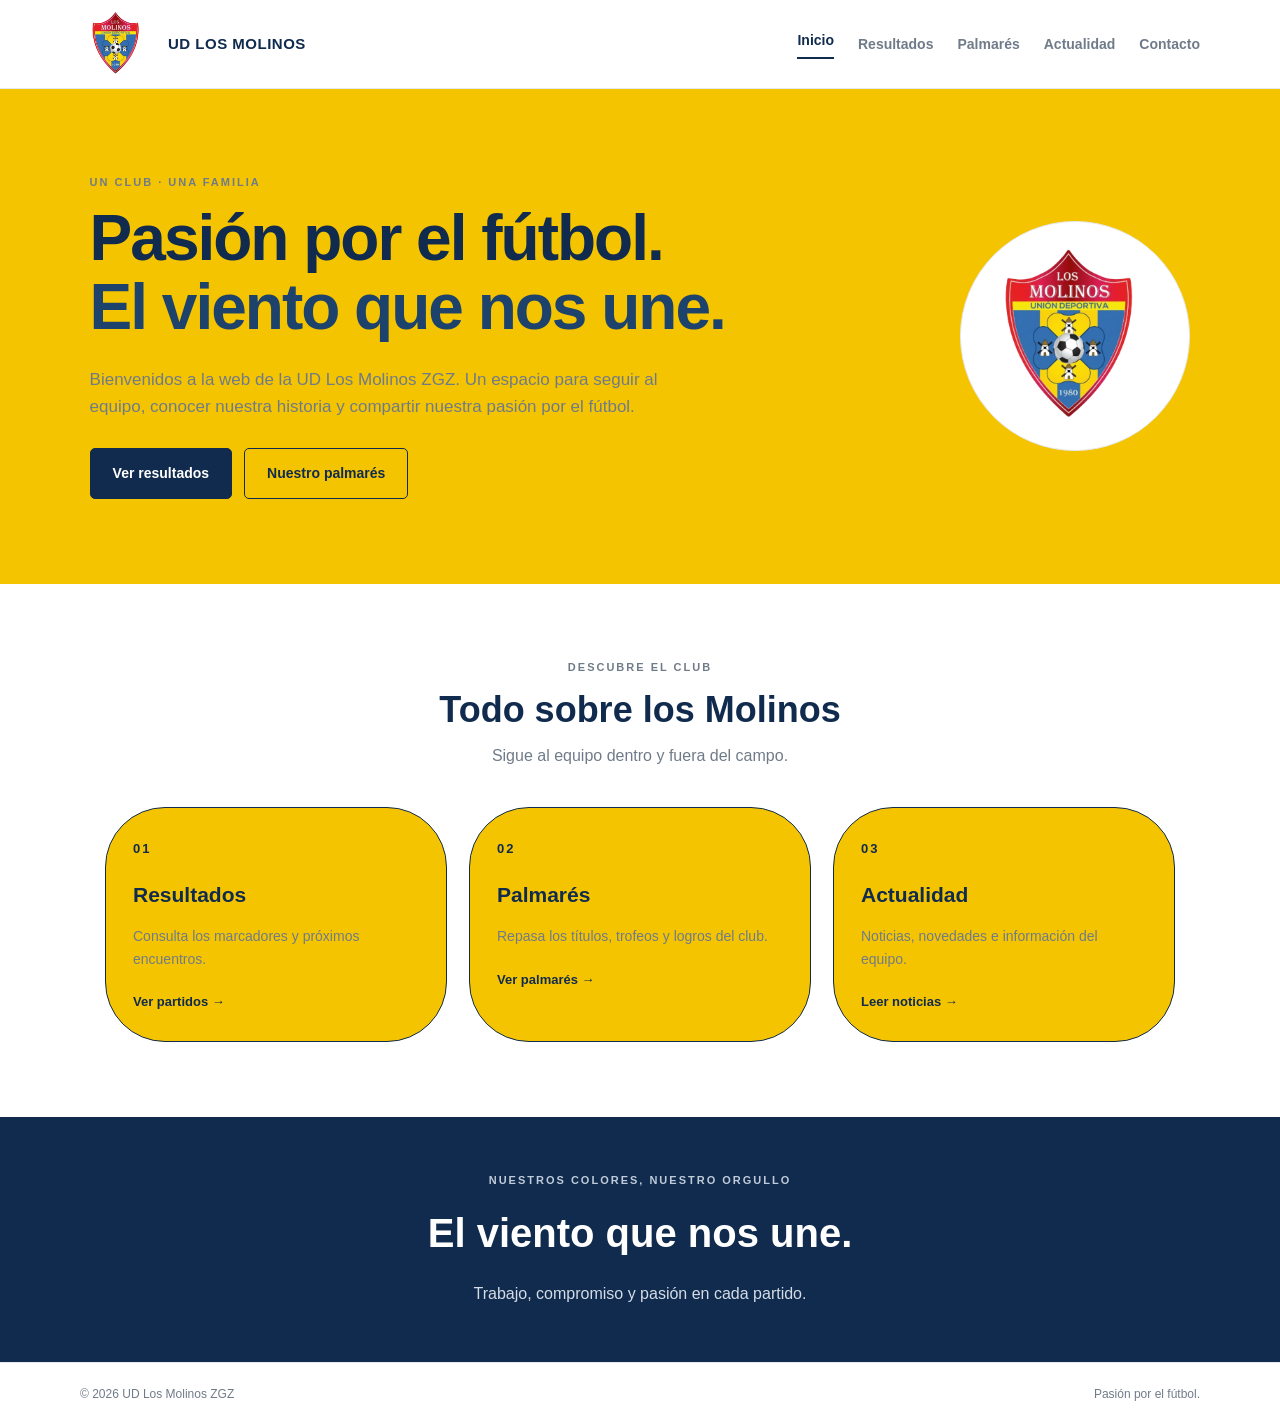
<file: index.html>
<!DOCTYPE html>
<html lang="es">
<head>
    <meta charset="UTF-8">
    <meta name="viewport" content="width=device-width, initial-scale=1.0">
    <title>UD Los Molinos ZGZ | Inicio</title>
    <link rel="stylesheet" href="css/estilos.css">
    <script src="js/main.js" defer></script>
</head>
<body>
    <header class="cabecera">
        <a href="index.html" class="marca">
            <img src="fotos/UDM.png" alt="Escudo UD Los Molinos">
            <span>UD LOS MOLINOS </span>
        </a>

        <button class="menu-toggle" aria-label="Abrir menú" aria-expanded="false">
            ☰
        </button>

        <nav class="navegacion">
            <a href="index.html" class="activo">Inicio</a>
            <a href="resultados.html">Resultados</a>
            <a href="palmares.html">Palmarés</a>
            <a href="actualidad.html">Actualidad</a>
            <a href="contacto.html">Contacto</a>
        </nav>
    </header>

    <main>
        <section class="hero">
            <div class="hero-contenido">
                <p class="etiqueta">UN CLUB · UNA FAMILIA</p>
                <h1>Pasión por el fútbol.<br><span>El viento que nos une.</span></h1>
                <p>
                    Bienvenidos a la web de la UD Los Molinos ZGZ.
                    Un espacio para seguir al equipo, conocer nuestra historia
                    y compartir nuestra pasión por el fútbol.
                </p>
                <div class="hero-botones">
                    <a href="resultados.html" class="boton">Ver resultados</a>
                    <a href="palmares.html" class="boton boton-secundario">
                        Nuestro palmarés
                    </a>
                </div>
            </div>
            <div class="hero-decoracion">
                <img src="fotos/UDM.png" alt="Escudo del club">
            </div>
        </section>

        <section class="seccion">
            <div class="encabezado-seccion">
                <p class="etiqueta">DESCUBRE EL CLUB</p>
                <h2>Todo sobre los Molinos</h2>
                <p>Sigue al equipo dentro y fuera del campo.</p>
            </div>

            <div class="rejilla tarjetas">
                <a href="resultados.html" class="tarjeta">
                    <span class="tarjeta-icono">01</span>
                    <h3>Resultados</h3>
                    <p>Consulta los marcadores y próximos encuentros.</p>
                    <span class="enlace-texto">Ver partidos →</span>
                </a>

                <a href="palmares.html" class="tarjeta">
                    <span class="tarjeta-icono">02</span>
                    <h3>Palmarés</h3>
                    <p>Repasa los títulos, trofeos y logros del club.</p>
                    <span class="enlace-texto">Ver palmarés →</span>
                </a>

                <a href="actualidad.html" class="tarjeta">
                    <span class="tarjeta-icono">03</span>
                    <h3>Actualidad</h3>
                    <p>Noticias, novedades e información del equipo.</p>
                    <span class="enlace-texto">Leer noticias →</span>
                </a>
            </div>
        </section>

        <section class="franja">
            <p class="etiqueta">NUESTROS COLORES, NUESTRO ORGULLO</p>
            <h2>El viento que nos une.</h2>
            <p>Trabajo, compromiso y pasión en cada partido.</p>
        </section>
    </main>

    <footer class="pie">
        <p>© <span class="anio-actual"></span> UD Los Molinos ZGZ</p>
        <p>Pasión por el fútbol.</p>
    </footer>
</body>
</html>
</file>
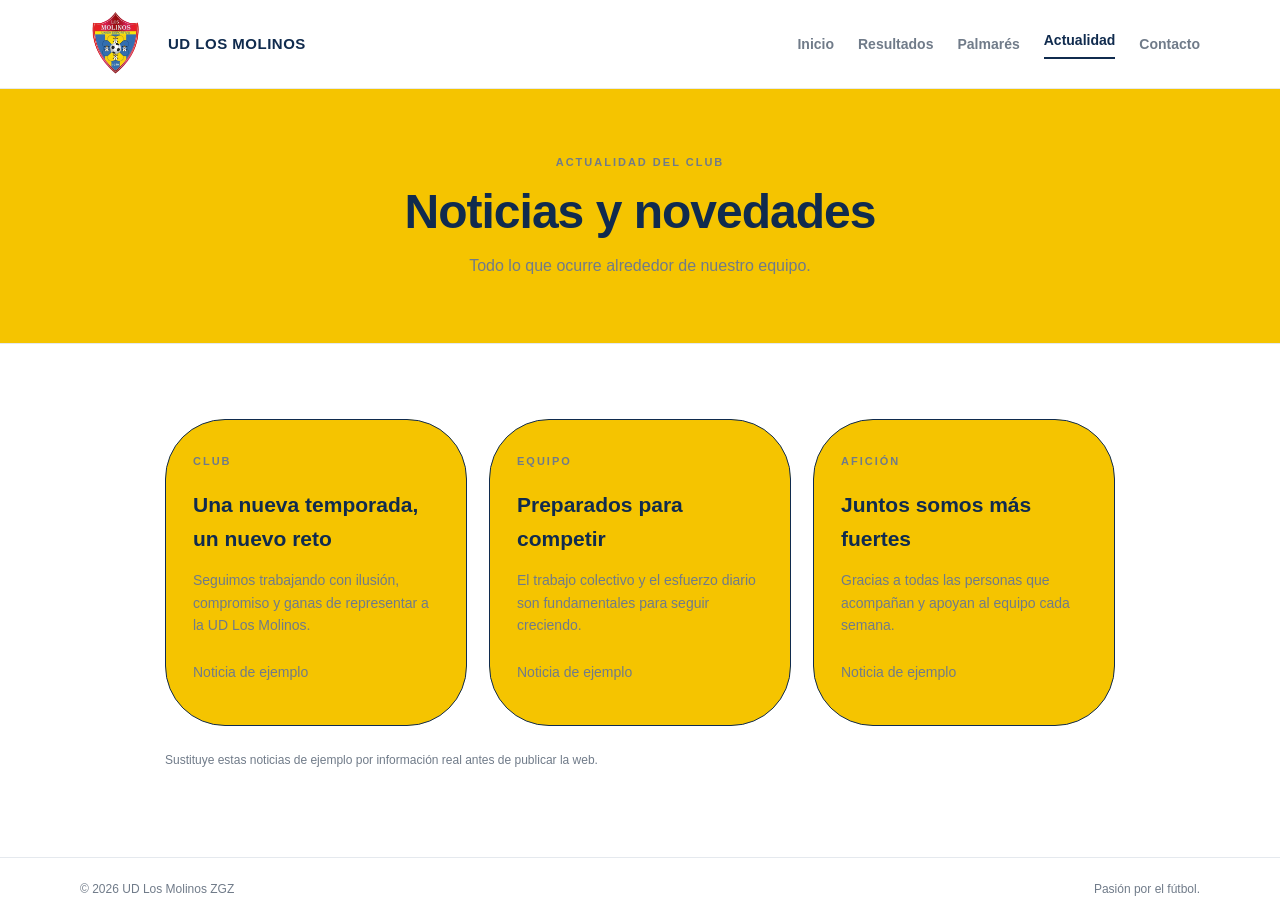
<file: actualidad.html>
<!DOCTYPE html>
<html lang="es">
<head>
    <meta charset="UTF-8">
    <meta name="viewport" content="width=device-width, initial-scale=1.0">
    <title>UD Los Molinos ZGZ | Actualidad</title>
    <link rel="stylesheet" href="css/estilos.css">
    <script src="js/main.js" defer></script>
</head>
<body>
    <header class="cabecera">
        <a href="index.html" class="marca">
            <img src="fotos/UDM.png" alt="Escudo UD Los Molinos">
            <span>UD LOS MOLINOS</span>
        </a>
        <button class="menu-toggle" aria-label="Abrir menú" aria-expanded="false">☰</button>
        <nav class="navegacion">
            <a href="index.html">Inicio</a>
            <a href="resultados.html">Resultados</a>
            <a href="palmares.html">Palmarés</a>
            <a href="actualidad.html" class="activo">Actualidad</a>
            <a href="contacto.html">Contacto</a>
        </nav>
    </header>

    <main>
        <section class="cabecera-pagina">
            <p class="etiqueta">ACTUALIDAD DEL CLUB</p>
            <h1>Noticias y novedades</h1>
            <p>Todo lo que ocurre alrededor de nuestro equipo.</p>
        </section>

        <section class="seccion contenido-limitado">
            <div class="rejilla tarjetas">
                <article class="tarjeta noticia">
                    <span class="etiqueta">CLUB</span>
                    <h3>Una nueva temporada, un nuevo reto</h3>
                    <p>
                        Seguimos trabajando con ilusión, compromiso y ganas
                        de representar a la UD Los Molinos.
                    </p>
                    <p class="nota">Noticia de ejemplo</p>
                </article>

                <article class="tarjeta noticia">
                    <span class="etiqueta">EQUIPO</span>
                    <h3>Preparados para competir</h3>
                    <p>
                        El trabajo colectivo y el esfuerzo diario son
                        fundamentales para seguir creciendo.
                    </p>
                    <p class="nota">Noticia de ejemplo</p>
                </article>

                <article class="tarjeta noticia">
                    <span class="etiqueta">AFICIÓN</span>
                    <h3>Juntos somos más fuertes</h3>
                    <p>
                        Gracias a todas las personas que acompañan y apoyan
                        al equipo cada semana.
                    </p>
                    <p class="nota">Noticia de ejemplo</p>
                </article>
            </div>

            <p class="nota">
                Sustituye estas noticias de ejemplo por información real
                antes de publicar la web.
            </p>
        </section>
    </main>

    <footer class="pie">
        <p>© <span class="anio-actual"></span> UD Los Molinos ZGZ</p>
        <p>Pasión por el fútbol.</p>
    </footer>
</body>
</html>
</file>
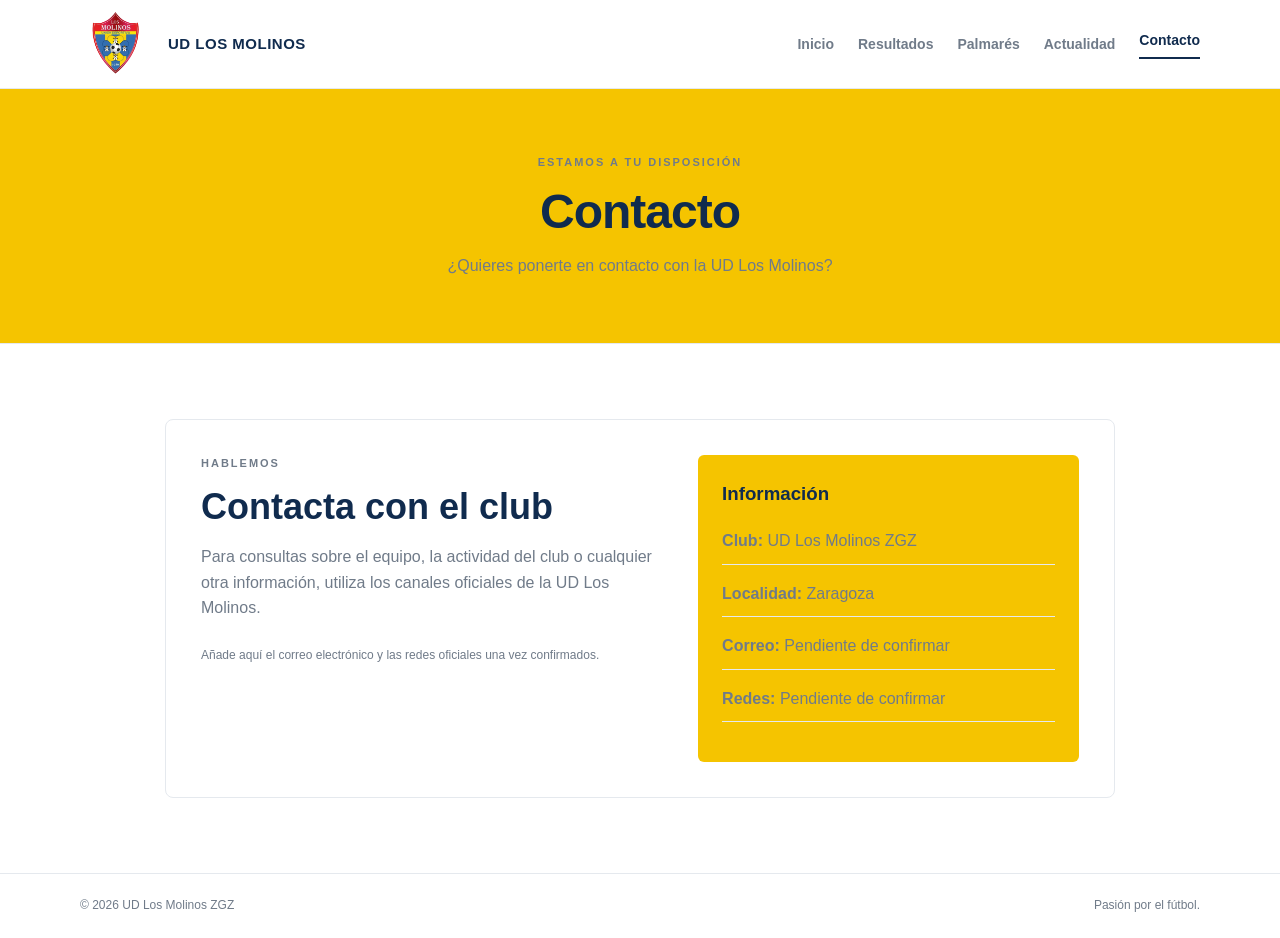
<file: contacto.html>
<!DOCTYPE html>
<html lang="es">
<head>
    <meta charset="UTF-8">
    <meta name="viewport" content="width=device-width, initial-scale=1.0">
    <title>UD Los Molinos ZGZ | Contacto</title>
    <link rel="stylesheet" href="css/estilos.css">
    <script src="js/main.js" defer></script>
</head>
<body>
    <header class="cabecera">
        <a href="index.html" class="marca">
            <img src="fotos/UDM.png" alt="Escudo UD Los Molinos">
            <span>UD LOS MOLINOS</span>
        </a>
        <button class="menu-toggle" aria-label="Abrir menú" aria-expanded="false">☰</button>
        <nav class="navegacion">
            <a href="index.html">Inicio</a>
            <a href="resultados.html">Resultados</a>
            <a href="palmares.html">Palmarés</a>
            <a href="actualidad.html">Actualidad</a>
            <a href="contacto.html" class="activo">Contacto</a>
        </nav>
    </header>

    <main>
        <section class="cabecera-pagina">
            <p class="etiqueta">ESTAMOS A TU DISPOSICIÓN</p>
            <h1>Contacto</h1>
            <p>¿Quieres ponerte en contacto con la UD Los Molinos?</p>
        </section>

        <section class="seccion contenido-limitado">
            <div class="contacto-panel">
                <div>
                    <p class="etiqueta">HABLEMOS</p>
                    <h2>Contacta con el club</h2>
                    <p>
                        Para consultas sobre el equipo, la actividad del club
                        o cualquier otra información, utiliza los canales
                        oficiales de la UD Los Molinos.
                    </p>
                    <p class="nota">
                        Añade aquí el correo electrónico y las redes oficiales
                        una vez confirmados.
                    </p>
                </div>

                <div class="contacto-datos">
                    <h3>Información</h3>
                    <p><strong>Club:</strong> UD Los Molinos ZGZ</p>
                    <p><strong>Localidad:</strong> Zaragoza</p>
                    <p><strong>Correo:</strong> Pendiente de confirmar</p>
                    <p><strong>Redes:</strong> Pendiente de confirmar</p>
                </div>
            </div>
        </section>
    </main>

    <footer class="pie">
        <p>© <span class="anio-actual"></span> UD Los Molinos ZGZ</p>
        <p>Pasión por el fútbol.</p>
    </footer>
</body>
</html>
</file>
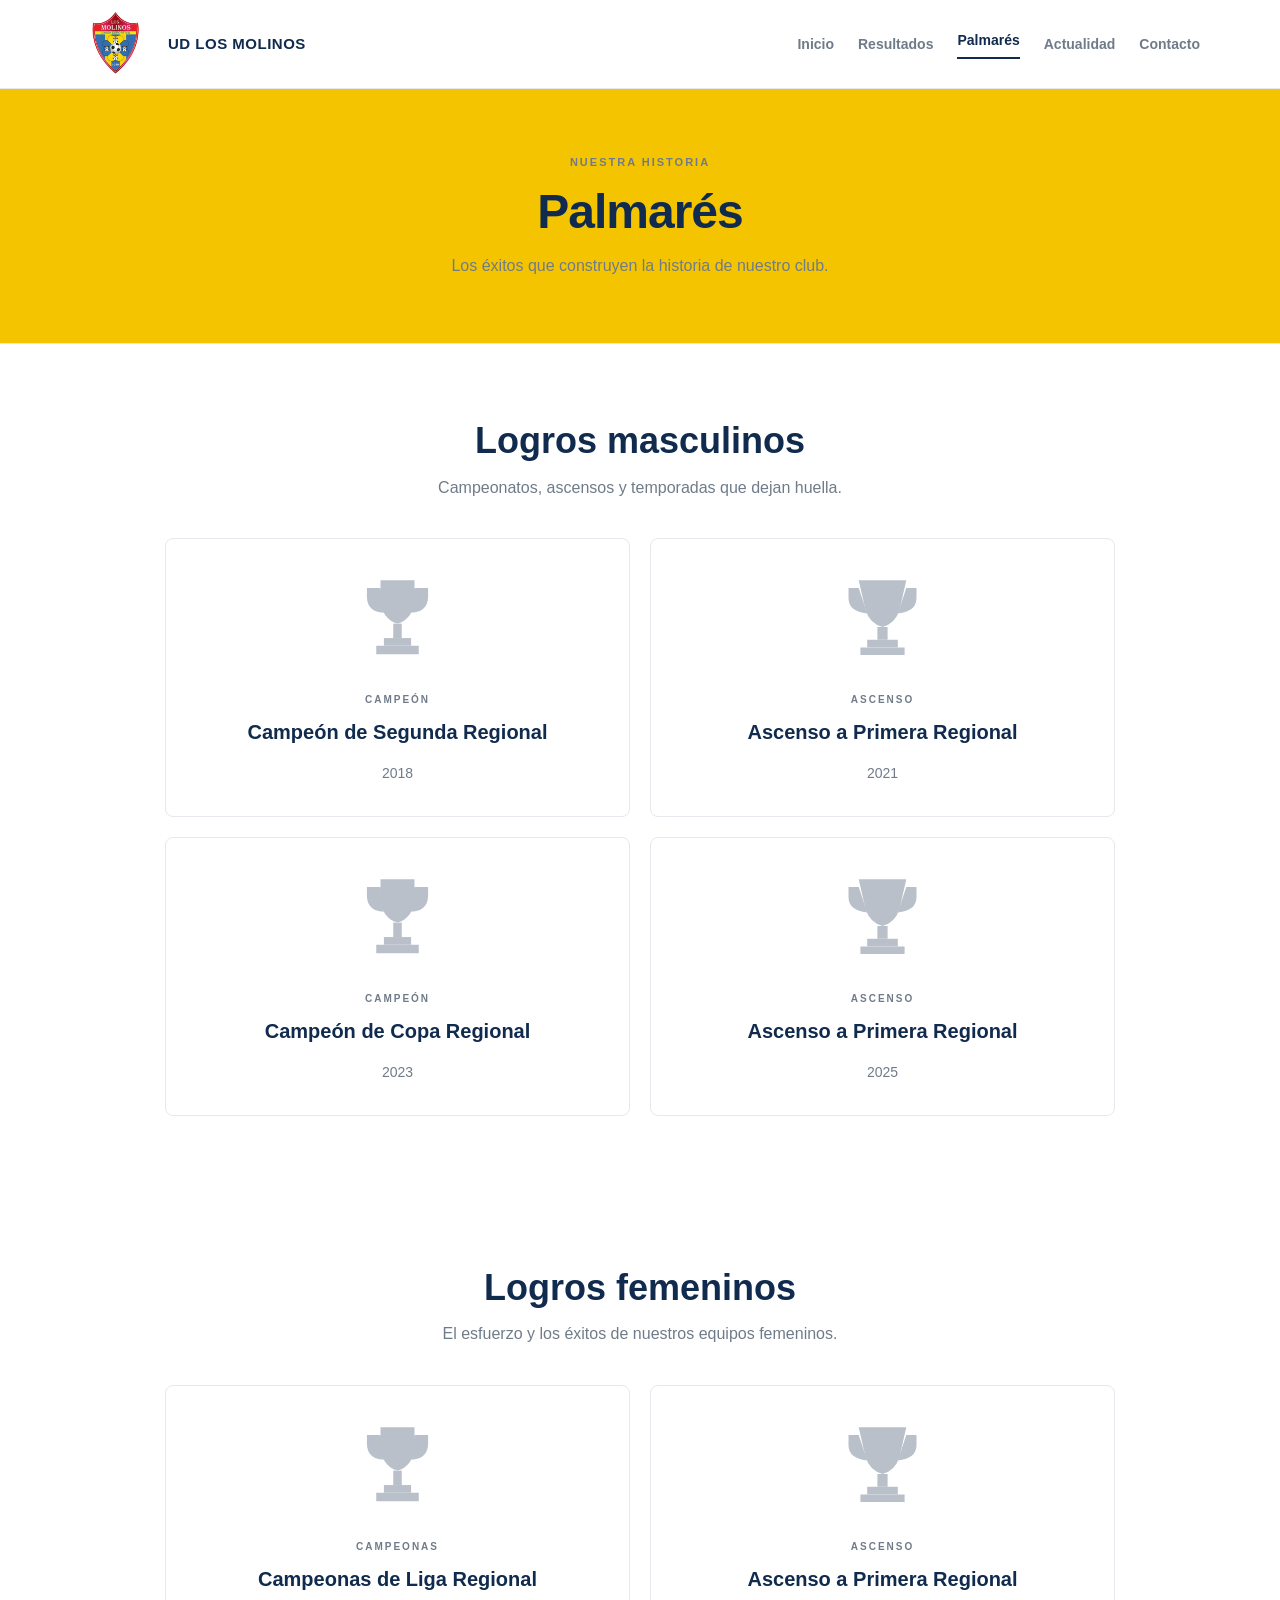
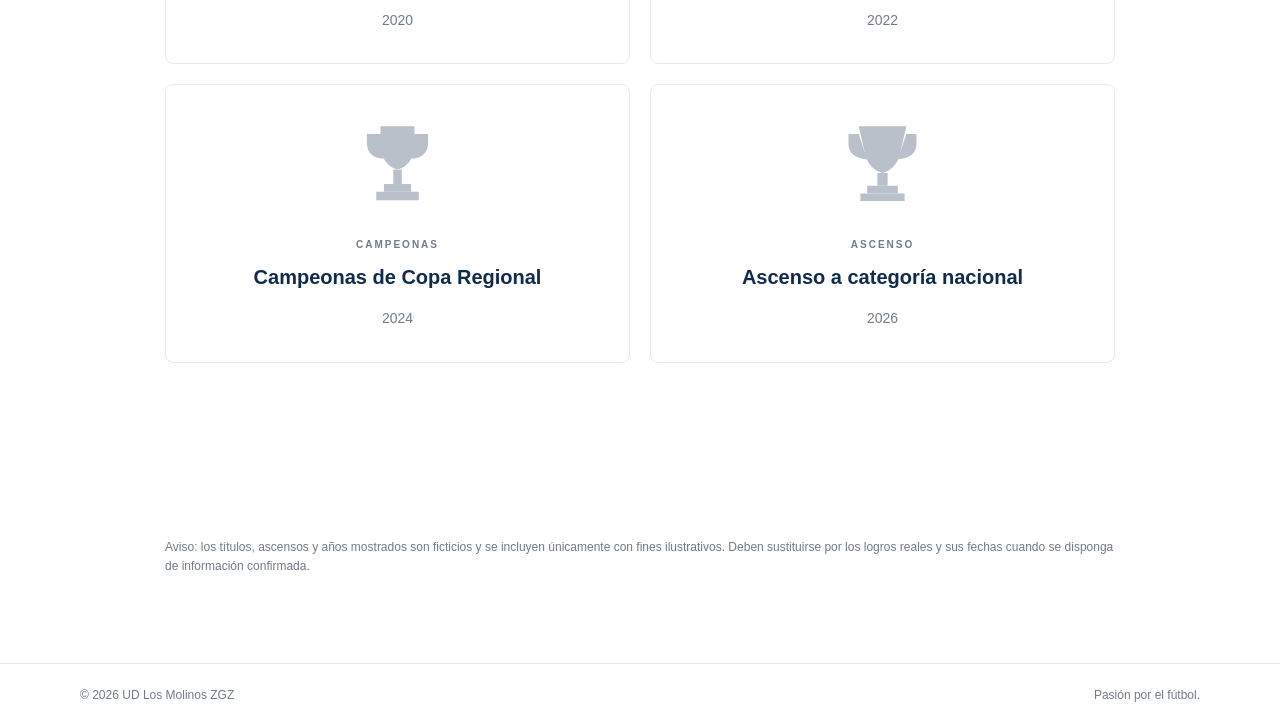
<file: palmares.html>
<!DOCTYPE html>
<html lang="es">
<head>
    <meta charset="UTF-8">
    <meta name="viewport" content="width=device-width, initial-scale=1.0">

    <title>UD Los Molinos ZGZ | Palmarés</title>

    <link rel="stylesheet" href="css/estilos.css">
    <script src="js/main.js" defer></script>
</head>

<body>

    <header class="cabecera">
        <a href="index.html" class="marca">
            <img src="fotos/UDM.png" alt="Escudo UD Los Molinos">
            <span>UD LOS MOLINOS</span>
        </a>

        <button class="menu-toggle"
                aria-label="Abrir menú"
                aria-expanded="false">☰</button>

        <nav class="navegacion">
            <a href="index.html">Inicio</a>
            <a href="resultados.html">Resultados</a>
            <a href="palmares.html" class="activo">Palmarés</a>
            <a href="actualidad.html">Actualidad</a>
            <a href="contacto.html">Contacto</a>
        </nav>
    </header>

    <main>

        <section class="cabecera-pagina">
            <p class="etiqueta">NUESTRA HISTORIA</p>
            <h1>Palmarés</h1>
            <p>Los éxitos que construyen la historia de nuestro club.</p>
        </section>

        <!-- LOGROS MASCULINOS -->

        <section class="seccion contenido-limitado">

            <div class="encabezado-seccion">
                <h2>Logros masculinos</h2>
                <p>
                    Campeonatos, ascensos y temporadas que dejan huella.
                </p>
            </div>

            <div class="rejilla trofeos">

                <article class="trofeo">
                    <svg class="silueta-trofeo"
                         viewBox="0 0 100 110"
                         aria-hidden="true">
                        <path d="M30 10 H70 V32
                            C70 48 61 58 50 61
                            C39 58 30 48 30 32 Z"/>
                        <path d="M30 19 H14 V29
                            C14 43 23 48 35 48
                            M70 19 H86 V29
                            C86 43 77 48 65 48"/>
                        <path d="M45 61 H55 V78 H45 Z"/>
                        <path d="M34 78 H66 V87 H34 Z"/>
                        <path d="M25 87 H75 V97 H25 Z"/>
                    </svg>

                    <p class="trofeo-categoria">CAMPEÓN</p>
                    <h3>Campeón de Segunda Regional</h3>
                    <p class="anio-trofeo">2018</p>
                </article>

                <article class="trofeo">
                    <svg class="silueta-trofeo"
                         viewBox="0 0 100 110"
                         aria-hidden="true">
                        <path d="M22 10 H78 L70 45
                            Q65 61 50 65 Q35 61 30 45 Z"/>
                        <path d="M22 19 H10 V31
                            Q10 47 32 49
                            M78 19 H90 V31
                            Q90 47 68 49"/>
                        <path d="M44 65 H56 V80 H44 Z"/>
                        <path d="M32 80 H68 V89 H32 Z"/>
                        <path d="M24 89 H76 V98 H24 Z"/>
                    </svg>

                    <p class="trofeo-categoria">ASCENSO</p>
                    <h3>Ascenso a Primera Regional</h3>
                    <p class="anio-trofeo">2021</p>
                </article>

                <article class="trofeo">
                    <svg class="silueta-trofeo"
                         viewBox="0 0 100 110"
                         aria-hidden="true">
                        <path d="M30 10 H70 V32
                            C70 48 61 58 50 61
                            C39 58 30 48 30 32 Z"/>
                        <path d="M30 19 H14 V29
                            C14 43 23 48 35 48
                            M70 19 H86 V29
                            C86 43 77 48 65 48"/>
                        <path d="M45 61 H55 V78 H45 Z"/>
                        <path d="M34 78 H66 V87 H34 Z"/>
                        <path d="M25 87 H75 V97 H25 Z"/>
                    </svg>

                    <p class="trofeo-categoria">CAMPEÓN</p>
                    <h3>Campeón de Copa Regional</h3>
                    <p class="anio-trofeo">2023</p>
                </article>

                <article class="trofeo">
                    <svg class="silueta-trofeo"
                         viewBox="0 0 100 110"
                         aria-hidden="true">
                        <path d="M22 10 H78 L70 45
                            Q65 61 50 65 Q35 61 30 45 Z"/>
                        <path d="M22 19 H10 V31
                            Q10 47 32 49
                            M78 19 H90 V31
                            Q90 47 68 49"/>
                        <path d="M44 65 H56 V80 H44 Z"/>
                        <path d="M32 80 H68 V89 H32 Z"/>
                        <path d="M24 89 H76 V98 H24 Z"/>
                    </svg>

                    <p class="trofeo-categoria">ASCENSO</p>
                    <h3>Ascenso a Primera Regional</h3>
                    <p class="anio-trofeo">2025</p>
                </article>

            </div>
        </section>

        <!-- LOGROS FEMENINOS -->

        <section class="seccion contenido-limitado">

            <div class="encabezado-seccion">
                <h2>Logros femeninos</h2>
                <p>
                    El esfuerzo y los éxitos de nuestros equipos femeninos.
                </p>
            </div>

            <div class="rejilla trofeos">

                <article class="trofeo">
                    <svg class="silueta-trofeo"
                         viewBox="0 0 100 110"
                         aria-hidden="true">
                        <path d="M30 10 H70 V32
                            C70 48 61 58 50 61
                            C39 58 30 48 30 32 Z"/>
                        <path d="M30 19 H14 V29
                            C14 43 23 48 35 48
                            M70 19 H86 V29
                            C86 43 77 48 65 48"/>
                        <path d="M45 61 H55 V78 H45 Z"/>
                        <path d="M34 78 H66 V87 H34 Z"/>
                        <path d="M25 87 H75 V97 H25 Z"/>
                    </svg>

                    <p class="trofeo-categoria">CAMPEONAS</p>
                    <h3>Campeonas de Liga Regional</h3>
                    <p class="anio-trofeo">2020</p>
                </article>

                <article class="trofeo">
                    <svg class="silueta-trofeo"
                         viewBox="0 0 100 110"
                         aria-hidden="true">
                        <path d="M22 10 H78 L70 45
                            Q65 61 50 65 Q35 61 30 45 Z"/>
                        <path d="M22 19 H10 V31
                            Q10 47 32 49
                            M78 19 H90 V31
                            Q90 47 68 49"/>
                        <path d="M44 65 H56 V80 H44 Z"/>
                        <path d="M32 80 H68 V89 H32 Z"/>
                        <path d="M24 89 H76 V98 H24 Z"/>
                    </svg>

                    <p class="trofeo-categoria">ASCENSO</p>
                    <h3>Ascenso a Primera Regional</h3>
                    <p class="anio-trofeo">2022</p>
                </article>

                <article class="trofeo">
                    <svg class="silueta-trofeo"
                         viewBox="0 0 100 110"
                         aria-hidden="true">
                        <path d="M30 10 H70 V32
                            C70 48 61 58 50 61
                            C39 58 30 48 30 32 Z"/>
                        <path d="M30 19 H14 V29
                            C14 43 23 48 35 48
                            M70 19 H86 V29
                            C86 43 77 48 65 48"/>
                        <path d="M45 61 H55 V78 H45 Z"/>
                        <path d="M34 78 H66 V87 H34 Z"/>
                        <path d="M25 87 H75 V97 H25 Z"/>
                    </svg>

                    <p class="trofeo-categoria">CAMPEONAS</p>
                    <h3>Campeonas de Copa Regional</h3>
                    <p class="anio-trofeo">2024</p>
                </article>

                <article class="trofeo">
                    <svg class="silueta-trofeo"
                         viewBox="0 0 100 110"
                         aria-hidden="true">
                        <path d="M22 10 H78 L70 45
                            Q65 61 50 65 Q35 61 30 45 Z"/>
                        <path d="M22 19 H10 V31
                            Q10 47 32 49
                            M78 19 H90 V31
                            Q90 47 68 49"/>
                        <path d="M44 65 H56 V80 H44 Z"/>
                        <path d="M32 80 H68 V89 H32 Z"/>
                        <path d="M24 89 H76 V98 H24 Z"/>
                    </svg>

                    <p class="trofeo-categoria">ASCENSO</p>
                    <h3>Ascenso a categoría nacional</h3>
                    <p class="anio-trofeo">2026</p>
                </article>

            </div>
        </section>

        <!-- AVISO -->

        <section class="seccion contenido-limitado">
            <p class="nota">
                Aviso: los títulos, ascensos y años mostrados son ficticios
                y se incluyen únicamente con fines ilustrativos.
                Deben sustituirse por los logros reales y sus fechas
                cuando se disponga de información confirmada.
            </p>
        </section>

    </main>

    <footer class="pie">
        <p>© <span class="anio-actual"></span> UD Los Molinos ZGZ</p>
        <p>Pasión por el fútbol.</p>
    </footer>

</body>
</html>
</file>
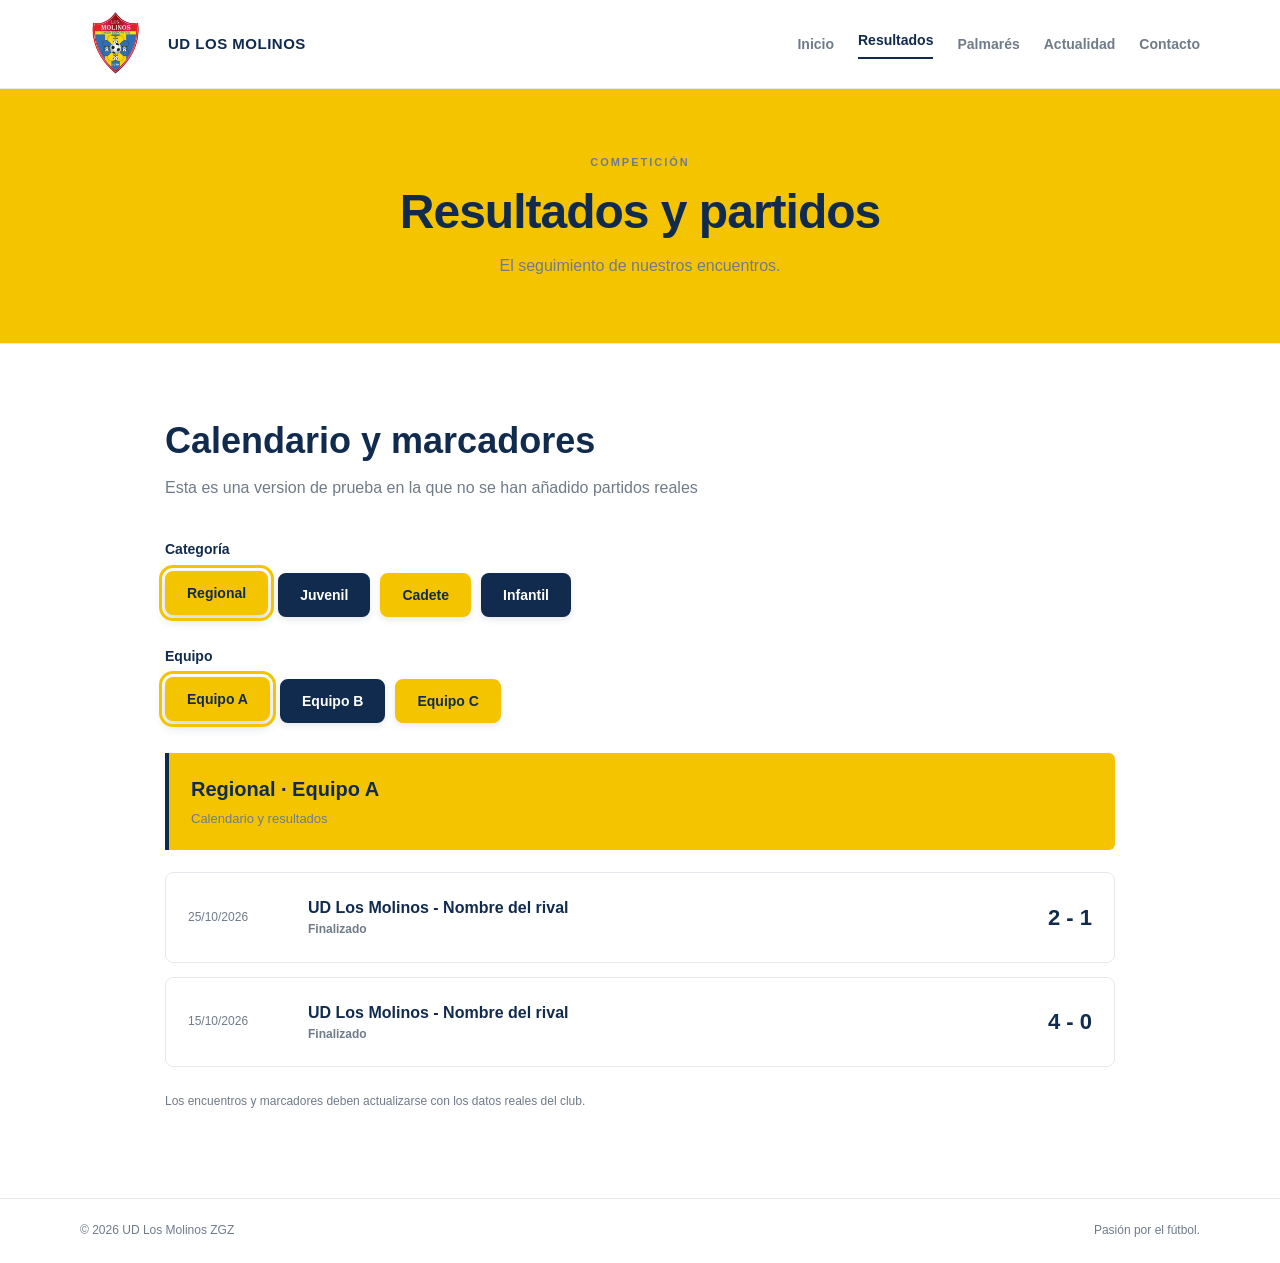
<file: resultados.html>
<!DOCTYPE html>
<html lang="es">
<head>
    <meta charset="UTF-8">
    <meta name="viewport" content="width=device-width, initial-scale=1.0">

    <title>UD Los Molinos ZGZ | Resultados</title>

    <link rel="stylesheet" href="css/estilos.css">

    <script src="js/main.js" defer></script>
    <script src="js/resultados.js" defer></script>
</head>

<body>
    <header class="cabecera">
        <a href="index.html" class="marca">
            <img src="fotos/UDM.png" alt="Escudo UD Los Molinos">
            <span>UD LOS MOLINOS</span>
        </a>

        <button class="menu-toggle"
                aria-label="Abrir menú"
                aria-expanded="false">☰</button>

        <nav class="navegacion">
            <a href="index.html">Inicio</a>
            <a href="resultados.html" class="activo">Resultados</a>
            <a href="palmares.html">Palmarés</a>
            <a href="actualidad.html">Actualidad</a>
            <a href="contacto.html">Contacto</a>
        </nav>
    </header>

    <main>
        <section class="cabecera-pagina">
            <p class="etiqueta">COMPETICIÓN</p>
            <h1>Resultados y partidos</h1>
            <p>El seguimiento de nuestros encuentros.</p>
        </section>

        <section class="seccion contenido-limitado">
            <div class="encabezado-seccion alineado-izquierda">
                <h2>Calendario y marcadores</h2>
                <p>
                    Esta es una version de prueba en la que no se han añadido partidos reales
                </p>
            </div>

            <div class="filtros-resultados">
                <div class="grupo-filtro">
                    <h3>Categoría</h3>

                    <div id="botones-categorias" class="botones-categorias">
                        <button type="button"
                                class="boton-filtro activo"
                                data-categoria="Regional"
                                aria-pressed="true">
                            Regional
                        </button>

                        <button type="button"
                                class="boton-filtro"
                                data-categoria="Juvenil"
                                aria-pressed="false">
                            Juvenil
                        </button>

                        <button type="button"
                                class="boton-filtro"
                                data-categoria="Cadete"
                                aria-pressed="false">
                            Cadete
                        </button>

                        <button type="button"
                                class="boton-filtro"
                                data-categoria="Infantil"
                                aria-pressed="false">
                            Infantil
                        </button>
                    </div>
                </div>

                <div class="grupo-filtro">
                    <h3>Equipo</h3>

                    <div id="botones-equipos" class="botones-equipos">
                        <button type="button"
                                class="boton-equipo activo"
                                data-equipo="A"
                                aria-pressed="true">
                            Equipo A
                        </button>

                        <button type="button"
                                class="boton-equipo"
                                data-equipo="B"
                                aria-pressed="false">
                            Equipo B
                        </button>

                        <button type="button"
                                class="boton-equipo"
                                data-equipo="C"
                                aria-pressed="false">
                            Equipo C
                        </button>
                    </div>
                </div>
            </div>

            <div class="resumen-seleccion">
                <p id="titulo-seleccion">Regional · Equipo A</p>
                <p id="subtitulo-seleccion">Calendario y resultados</p>
            </div>

            <div id="lista-partidos" class="lista-partidos">
                <p>Cargando partidos...</p>
            </div>

            <p class="nota">
                Los encuentros y marcadores deben actualizarse con
                los datos reales del club.
            </p>
        </section>
    </main>

    <footer class="pie">
        <p>© <span class="anio-actual"></span> UD Los Molinos ZGZ</p>
        <p>Pasión por el fútbol.</p>
    </footer>
</body>
</html>
</file>
<file: css/estilos.css>
/* ==================================
   UD LOS MOLINOS ZGZ
   ESTILOS GENERALES
================================== */

:root {
    --azul: #102b4e;
    --azul-claro: #1d426b;
    --amarillo: #f5c400;
    --fondo: #f5c400;
    --blanco: #ffffff;
    --texto: #273449;
    --gris: #707b89;
    --gris-claro: #e5e9ee;
    --ancho: 1120px;
}

* {
    box-sizing: border-box;
}

html {
    scroll-behavior: smooth;
}

body {
    margin: 0;
    font-family: Arial, Helvetica, sans-serif;
    color: var(--texto);
    background: var(--blanco);
    line-height: 1.6;
}

a {
    color: inherit;
    text-decoration: none;
}

img {
    max-width: 100%;
}

/* ==================================
   CABECERA Y NAVEGACIÓN
================================== */

.cabecera {
    min-height: 88px;
    padding: 12px max(5%, calc((100% - var(--ancho)) / 2));
    display: flex;
    align-items: center;
    justify-content: space-between;
    gap: 25px;
    background: var(--blanco);
    border-bottom: 1px solid var(--gris-claro);
    position: relative;
    z-index: 10;
}

.marca {
    display: flex;
    align-items: center;
    gap: 12px;
    color: var(--azul);
    font-weight: 800;
    font-size: 15px;
    letter-spacing: 0.5px;
    flex-shrink: 0;
}

.marca img {
    width: 76px;
    height: 64px;
    object-fit: contain;
}

.marca small {
    display: block;
    color: var(--gris);
    font-size: 11px;
    letter-spacing: 3px;
}

.navegacion {
    display: flex;
    align-items: center;
    gap: 24px;
}

.navegacion a {
    font-size: 14px;
    color: var(--gris);
    font-weight: 600;
    transition: color 0.2s;
}

.navegacion a:hover,
.navegacion a.activo {
    color: var(--azul);
}

.navegacion a.activo {
    border-bottom: 2px solid var(--azul);
    padding-bottom: 6px;
}

.menu-toggle {
    display: none;
    border: 0;
    background: transparent;
    color: var(--azul);
    font-size: 27px;
    cursor: pointer;
}

/* ==================================
   PORTADA
================================== */

.hero {
    background: var(--fondo);
    padding: 85px max(7%, calc((100% - var(--ancho)) / 2));
    min-height: 470px;
    display: flex;
    align-items: center;
    justify-content: space-between;
    gap: 50px;
}

.hero-contenido {
    max-width: 650px;
}

.etiqueta {
    color: var(--gris);
    font-size: 11px;
    font-weight: 800;
    letter-spacing: 2px;
    text-transform: uppercase;
    margin: 0 0 12px;
}

.hero h1 {
    color: var(--azul);
    font-size: clamp(38px, 5vw, 64px);
    line-height: 1.08;
    letter-spacing: -2px;
    margin: 0 0 24px;
}

.hero h1 span {
    color: var(--azul-claro);
}

.hero-contenido > p:not(.etiqueta) {
    max-width: 570px;
    color: var(--gris);
    font-size: 17px;
}

.hero-decoracion {
    display: flex;
    align-items: center;
    justify-content: center;
    flex: 0 0 230px;
    width: 230px;
    height: 230px;
    border-radius: 50%;
    background: var(--blanco);
    border: 1px solid var(--gris-claro);
}

.hero-decoracion img {
    width: 175px;
    height: 175px;
    object-fit: contain;
}

.hero-botones {
    display: flex;
    flex-wrap: wrap;
    gap: 12px;
    margin-top: 28px;
}

/* BOTONES GENERALES */

.boton {
    display: inline-block;
    padding: 13px 22px;
    border-radius: 5px;
    background: var(--azul);
    color: var(--blanco);
    font-size: 14px;
    font-weight: 700;
    border: 1px solid var(--azul);
    transition: background 0.2s, color 0.2s;
}

.boton:hover {
    background: var(--azul-claro);
}

.boton-secundario {
    color: var(--azul);
    background: transparent;
}

.boton-secundario:hover {
    color: var(--blanco);
}

/* ==================================
   SECCIONES GENERALES
================================== */

.seccion {
    max-width: var(--ancho);
    margin: 0 auto;
    padding: 75px 25px;
}

.contenido-limitado {
    max-width: 1000px;
}

.encabezado-seccion {
    text-align: center;
    margin-bottom: 38px;
}

.encabezado-seccion h2,
.contacto-panel h2 {
    color: var(--azul);
    font-size: clamp(26px, 3vw, 36px);
    line-height: 1.2;
    margin: 0 0 12px;
}

.encabezado-seccion > p:not(.etiqueta) {
    color: var(--gris);
    margin: 0;
}

.alineado-izquierda {
    text-align: left;
}

.rejilla {
    display: grid;
    grid-template-columns: repeat(3, minmax(0, 1fr));
    gap: 22px;
}

.tarjeta {
    display: block;
    background: var(--amarillo);
    border: 1px solid var(--azul);
    border-radius: 60px;
    padding: 27px;
    transition: transform 0.2s, box-shadow 0.2s;
}

a.tarjeta:hover {
    transform: translateY(-4px);
    box-shadow: 0 10px 28px rgba(16, 43, 78, 0.08);
}

.tarjeta-icono {
    color: #102b4e;
    font-size: 13px;
    font-weight: 800;
    letter-spacing: 2px;
}

.tarjeta h3 {
    color: var(--azul);
    font-size: 21px;
    margin: 17px 0 8px;
}

.tarjeta p {
    color: var(--gris);
    font-size: 14px;
}

.enlace-texto {
    display: inline-block;
    color: var(--azul);
    font-size: 13px;
    font-weight: 800;
    margin-top: 8px;
}

/* ==================================
   CABECERAS DE PÁGINAS INTERIORES
================================== */

.cabecera-pagina {
    text-align: center;
    padding: 65px 20px;
    background: var(--fondo);
    border-bottom: 1px solid var(--gris-claro);
}

.cabecera-pagina h1 {
    color: var(--azul);
    font-size: clamp(34px, 5vw, 48px);
    line-height: 1.15;
    margin: 0 0 14px;
    letter-spacing: -1px;
}

.cabecera-pagina > p:last-child {
    color: var(--gris);
    margin: 0;
}

/* ==================================
   PALMARÉS
================================== */

.trofeos {
    grid-template-columns: repeat(2, minmax(0, 1fr));
    gap: 20px;
}

.trofeo {
    padding: 32px 24px;
    text-align: center;
    border: 1px solid var(--gris-claro);
    border-radius: 8px;
    background: var(--blanco);
}

.silueta-trofeo {
    width: 85px;
    height: 95px;
    margin-bottom: 10px;
    fill: #b9c0c9;
}

.trofeo-categoria {
    color: var(--gris);
    font-size: 10px;
    letter-spacing: 2px;
    font-weight: 800;
    margin: 8px 0;
}

.trofeo h3 {
    color: var(--azul);
    font-size: 20px;
    margin: 8px 0;
}

.trofeo > p:last-child {
    color: var(--gris);
    font-size: 14px;
    margin-bottom: 0;
}

/* ==================================
   RESULTADOS Y CALENDARIO
================================== */

.filtros-resultados {
    display: flex;
    flex-direction: column;
    gap: 28px;
    margin-bottom: 30px;
}

.grupo-filtro h3 {
    color: var(--azul);
    font-size: 14px;
    margin: 0 0 12px;
}

.botones-categorias,
.botones-equipos {
    display: flex;
    flex-wrap: wrap;
    gap: 10px;
}

/* BOTONES DE CATEGORÍA Y EQUIPO */

.boton-filtro,
.boton-equipo {
    font-family: inherit;
    font-size: 14px;
    font-weight: 800;
    padding: 12px 20px;
    border: 2px solid transparent;
    border-radius: 8px;
    cursor: pointer;
    transition: transform 0.2s, box-shadow 0.2s, filter 0.2s;
    box-shadow: 0 3px 6px rgba(16, 43, 78, 0.10);
}

/* Alternancia de amarillo y azul */

.boton-filtro:nth-child(odd),
.boton-equipo:nth-child(odd) {
    background: var(--amarillo);
    color: var(--azul);
    border-color: var(--amarillo);
}

.boton-filtro:nth-child(even),
.boton-equipo:nth-child(even) {
    background: var(--azul);
    color: var(--blanco);
    border-color: var(--azul);
}

/* Botones activos */

.boton-filtro.activo,
.boton-equipo.activo {
    outline: 3px solid var(--amarillo);
    outline-offset: 3px;
    transform: translateY(-2px);
    box-shadow: 0 5px 12px rgba(16, 43, 78, 0.20);
}

.boton-equipo {
    min-width: 105px;
}

/* Efectos de interacción */

.boton-filtro:hover,
.boton-equipo:hover {
    transform: translateY(-3px);
    filter: brightness(1.08);
    box-shadow: 0 7px 15px rgba(16, 43, 78, 0.22);
}

.boton-filtro:focus-visible,
.boton-equipo:focus-visible {
    outline: 3px solid #e39a00;
    outline-offset: 5px;
}

/* RESUMEN DE SELECCIÓN */

.resumen-seleccion {
    padding: 20px 22px;
    margin-bottom: 22px;
    border-left: 4px solid var(--azul);
    background: var(--fondo);
    border-radius: 0 6px 6px 0;
}

.resumen-seleccion p {
    margin: 0;
}

#titulo-seleccion {
    color: var(--azul);
    font-size: 20px;
    font-weight: 800;
}

#subtitulo-seleccion {
    color: var(--gris);
    font-size: 13px;
    margin-top: 4px;
}

/* LISTA DE PARTIDOS */

.lista-partidos {
    display: grid;
    gap: 14px;
}

.partido {
    display: grid;
    grid-template-columns: 100px 1fr auto;
    align-items: center;
    gap: 20px;
    padding: 22px;
    border: 1px solid var(--gris-claro);
    border-radius: 8px;
    background: var(--blanco);
}

.partido-fecha {
    color: var(--gris);
    font-size: 12px;
}

.partido-equipos {
    color: var(--azul);
    font-weight: 700;
}

.partido-detalle {
    color: var(--gris);
    font-size: 12px;
}

.marcador {
    color: var(--azul);
    font-size: 22px;
    font-weight: 800;
    white-space: nowrap;
}

.estado-partido {
    display: block;
    color: var(--gris);
    font-size: 11px;
    font-weight: 500;
    text-align: right;
}

.mensaje-sin-partidos {
    padding: 25px;
    border: 1px solid var(--gris-claro);
    border-radius: 8px;
    color: var(--gris);
    text-align: center;
    background: var(--blanco);
}

.nota {
    color: var(--gris);
    font-size: 12px;
    margin-top: 25px;
}

/* ==================================
   ACTUALIDAD Y NOTICIAS
================================== */

.noticia {
    min-height: 245px;
}

.noticia h3 {
    margin-top: 15px;
}

/* ==================================
   CONTACTO
================================== */

.contacto-panel {
    display: grid;
    grid-template-columns: 1.2fr 1fr;
    gap: 40px;
    padding: 35px;
    border: 1px solid var(--gris-claro);
    border-radius: 8px;
}

.contacto-panel p {
    color: var(--gris);
}

.contacto-datos {
    background: var(--fondo);
    border-radius: 6px;
    padding: 24px;
}

.contacto-datos h3 {
    color: var(--azul);
    margin-top: 0;
}

.contacto-datos p {
    padding-bottom: 10px;
    border-bottom: 1px solid var(--gris-claro);
    overflow-wrap: anywhere;
}

/* ==================================
   FRANJA FINAL
================================== */

.franja {
    background: var(--azul);
    color: var(--blanco);
    text-align: center;
    padding: 55px 20px;
}

.franja .etiqueta {
    color: #bfcbd9;
}

.franja h2 {
    font-size: clamp(27px, 4vw, 40px);
    margin: 0 0 10px;
}

.franja > p:last-child {
    color: #d4dce6;
    margin-bottom: 0;
}

/* ==================================
   PIE DE PÁGINA
================================== */

.pie {
    display: flex;
    justify-content: space-between;
    gap: 20px;
    padding: 22px max(5%, calc((100% - var(--ancho)) / 2));
    background: var(--blanco);
    border-top: 1px solid var(--gris-claro);
    color: var(--gris);
    font-size: 12px;
}

.pie p {
    margin: 0;
}

/* ==================================
   TABLETAS
================================== */

@media (max-width: 850px) {
    .cabecera {
        flex-wrap: wrap;
    }

    .menu-toggle {
        display: block;
    }

    .navegacion {
        display: none;
        width: 100%;
        flex-direction: column;
        align-items: flex-start;
        gap: 0;
        padding: 8px 0;
    }

    .navegacion.abierto {
        display: flex;
    }

    .navegacion a {
        width: 100%;
        padding: 12px 0;
    }

    .navegacion a.activo {
        border-bottom: 0;
    }

    .hero {
        padding: 55px 7%;
        gap: 25px;
    }

    .hero-decoracion {
        flex-basis: 160px;
        width: 160px;
        height: 160px;
    }

    .hero-decoracion img {
        width: 120px;
        height: 120px;
    }

    .rejilla.tarjetas {
        grid-template-columns: repeat(2, minmax(0, 1fr));
    }
}

/* ==================================
   MÓVILES
================================== */

@media (max-width: 600px) {
    .marca img {
        width: 56px;
        height: 50px;
    }

    .marca {
        font-size: 13px;
    }

    .hero {
        flex-direction: column-reverse;
        align-items: flex-start;
        padding: 38px 6%;
    }

    .hero-decoracion {
        align-self: center;
        flex-basis: auto;
        width: 130px;
        height: 130px;
    }

    .hero-decoracion img {
        width: 95px;
        height: 95px;
    }

    .hero h1 {
        font-size: 39px;
        letter-spacing: -1px;
    }

    .seccion {
        padding: 48px 18px;
    }

    .rejilla.tarjetas,
    .trofeos {
        grid-template-columns: 1fr;
    }

    .partido {
        grid-template-columns: 1fr auto;
        gap: 10px;
        padding: 16px;
    }

    .partido-fecha {
        grid-column: 1 / -1;
    }

    .marcador {
        font-size: 19px;
    }

    .contacto-panel {
        grid-template-columns: 1fr;
        padding: 20px;
        gap: 20px;
    }

    .pie {
        flex-direction: column;
        text-align: center;
        gap: 5px;
    }

    .cabecera-pagina {
        padding: 45px 18px;
    }

    .botones-categorias,
    .botones-equipos {
        gap: 8px;
    }

    .boton-filtro {
        flex: 1 1 auto;
        padding: 11px 13px;
    }

    .boton-equipo {
        flex: 1;
        min-width: 0;
        padding: 12px 8px;
    }
}
</file>
